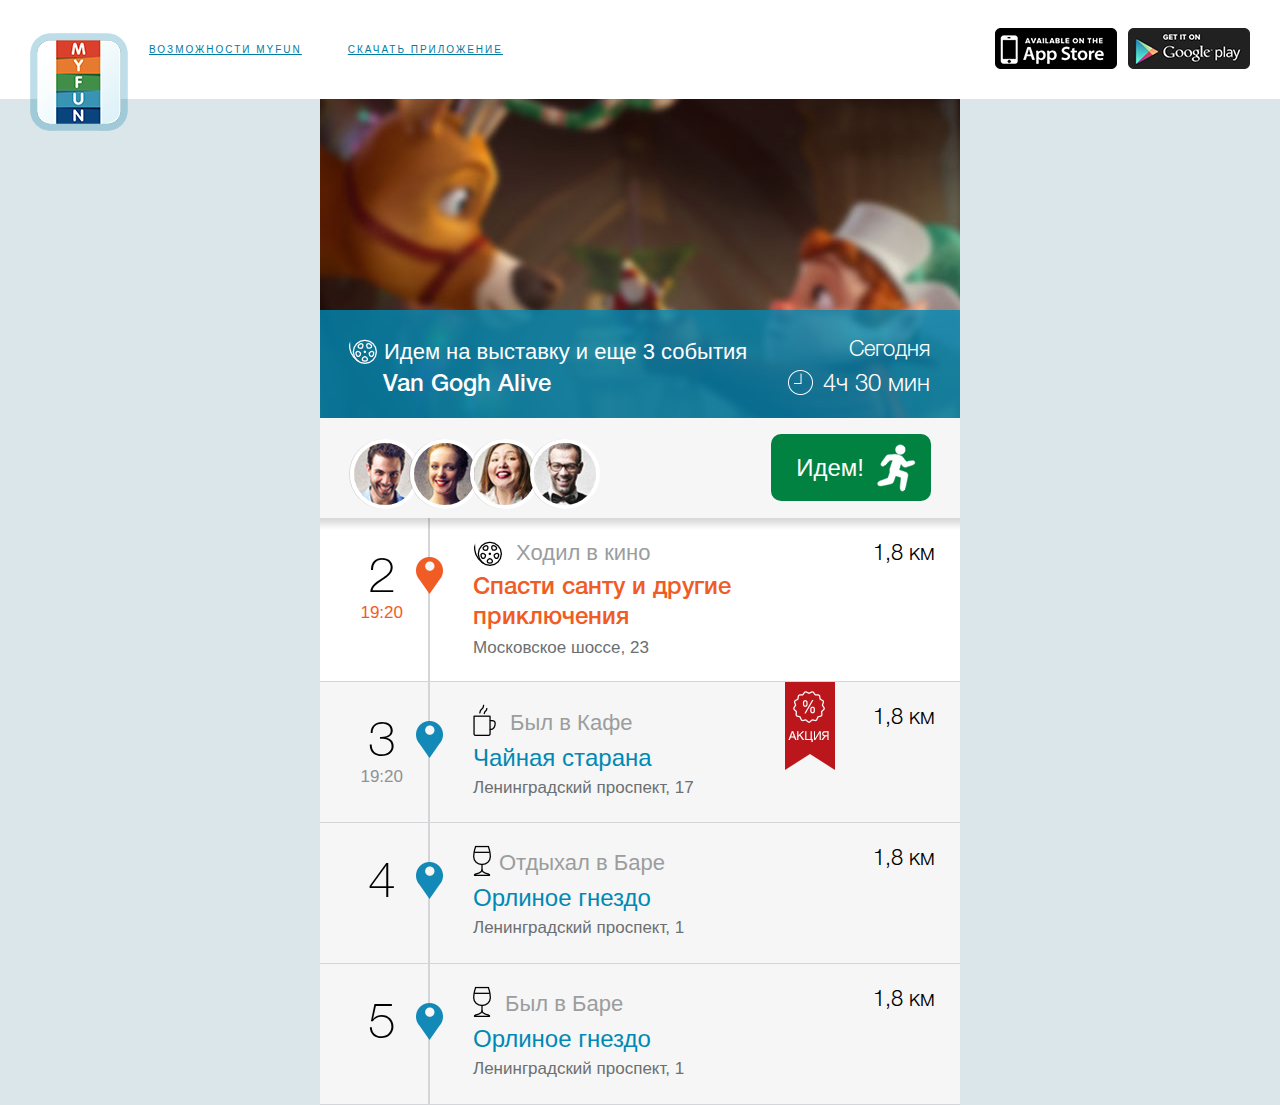
<file: index.html>
<!DOCTYPE html>
<html>
	<head>
		<meta charset="utf-8" />
		<title>Возможности MYFUN</title>		
		<link rel="stylesheet" type="text/css" href="./css/styles.css">
		<link rel="stylesheet" type="text/css" href="./css/mobile.styles.css">
		<!--[if lt IE 9]> 
	  	<script src="http://html5shiv.googlecode.com/svn/trunk/html5.js"></script> 
	  <![endif]-->
	</head>
	<body class="bg-main">
		<header class="adaptive">
			<div class="container" role="main">
				<div class="myfun-logotype"><a href="./promo.html"><img src="./images/myfun_logotype.png" alt="MyFun"></a></div>
				<nav id="download">
					<a href="#" target="_blank"><img src="./images/ban_appstore.png" alt="Available on the App Store"></a>
					<a href="#" target="_blank"><img src="./images/ban_googleplay.png" alt="Get it on Google Play"></a>
				</nav>
				<nav id="navigation">
					<a href="./capabilities.html">Возможности MyFun</a>
					<a href="./download.html">Скачать приложение</a>
				</nav>
			</div>
		</header>
		<section>
			<div id="container">
				<div id="mobile">
					<section>
						<figure>
							<img src="./images/test/santa.jpg" alt="Спасти санту и другие приключения">
							<div class="figure-information">
								<div class="event-type">
									<img src="./images/icons/saw_cinema_white.png" alt="Ходил в кино">
									<span class="event-today">Сегодня</span>
									<span>Идем на выставку и еще 3 события</span>
								</div>

								<div class="event-clock">4ч 30 мин</div>
								<div class="figcaption">Van Gogh Alive</div>
								
							</div>
						</figure>

						<div class="event-people">
							<a href="#" class="friend-avatar"><img src="./images/test/photo1.png" alt="Alex"></a>
							<a href="#" class="friend-avatar"><img src="./images/test/photo2.png" alt="Sara"></a>
							<a href="#" class="friend-avatar"><img src="./images/test/photo3.png" alt="Linda"></a>
							<a href="#" class="friend-avatar"><img src="./images/test/photo4.png" alt="Martin"></a>	
							<a href="#" class="button green go">Идем!</a>
							<div class="shadow"></div>
						</div>

					</section>
					<section id="events-list">
						<div class="event active">
							<div class="event-time">
								<div class="pointer"></div>
								<div class="counter">2</div>
								<div class="time">19:20</div>
							</div>
							<div class="event-info">
								<div class="event-distance">1,8 км</div>
								<div class="event-type">
									<img src="./images/icons/saw_cinema_black.png" alt="Ходил в кино">
									Ходил в кино
								</div>
								<div class="event-title">Спасти санту и другие приключения</div>
								<div class="event-address">Московское шоссе, 23</div>
							</div>
						</div>
						<div class="event">
							<div class="event-time">
								<div class="pointer"></div>
								<div class="counter">3</div>
								<div class="time">19:20</div>
							</div>
							<div class="event-info">
								<div class="event-distance">1,8 км</div>
								<div class="event-action"><img src="./images/icons/action.png" alt="Акция!"></div>
								<div class="event-type">
									<img src="./images/icons/be_in_cafe_black.png" alt="Ходил в кино">
									Был в Кафе
								</div>
								<div class="event-title">Чайная стaрана</div>
								<div class="event-address">Ленинградский проспект, 17</div>
							</div>
						</div>
						<div class="event">
							<div class="event-time">
								<div class="pointer"></div>
								<div class="counter">4</div>
							</div>
							<div class="event-info">
								<div class="event-distance">1,8 км</div>
								<div class="event-type">
									<img src="./images/icons/bar_black.png" alt="Отдыхал в Баре">
									<span>Отдыхал в Баре</span>
								</div>
								<div class="event-title">Орлиное гнездо</div>
								<div class="event-address">Ленинградский проспект, 1</div>
							</div>
						</div>
						<div class="event">
							<div class="event-time">
								<div class="pointer"></div>
								<div class="counter">5</div>
							</div>
							<div class="event-info">
								<div class="event-distance">1,8 км</div>
								<div class="event-type">
									<img src="./images/icons/bar_black.png" alt="Был в Баре">
									Был в Баре
								</div>
								<div class="event-title">Орлиное гнездо</div>
								<div class="event-address">Ленинградский проспект, 1</div>
							</div>
						</div>
					</section>
				</div>
			</div>
		</section>
	</body>
</html>
</file>
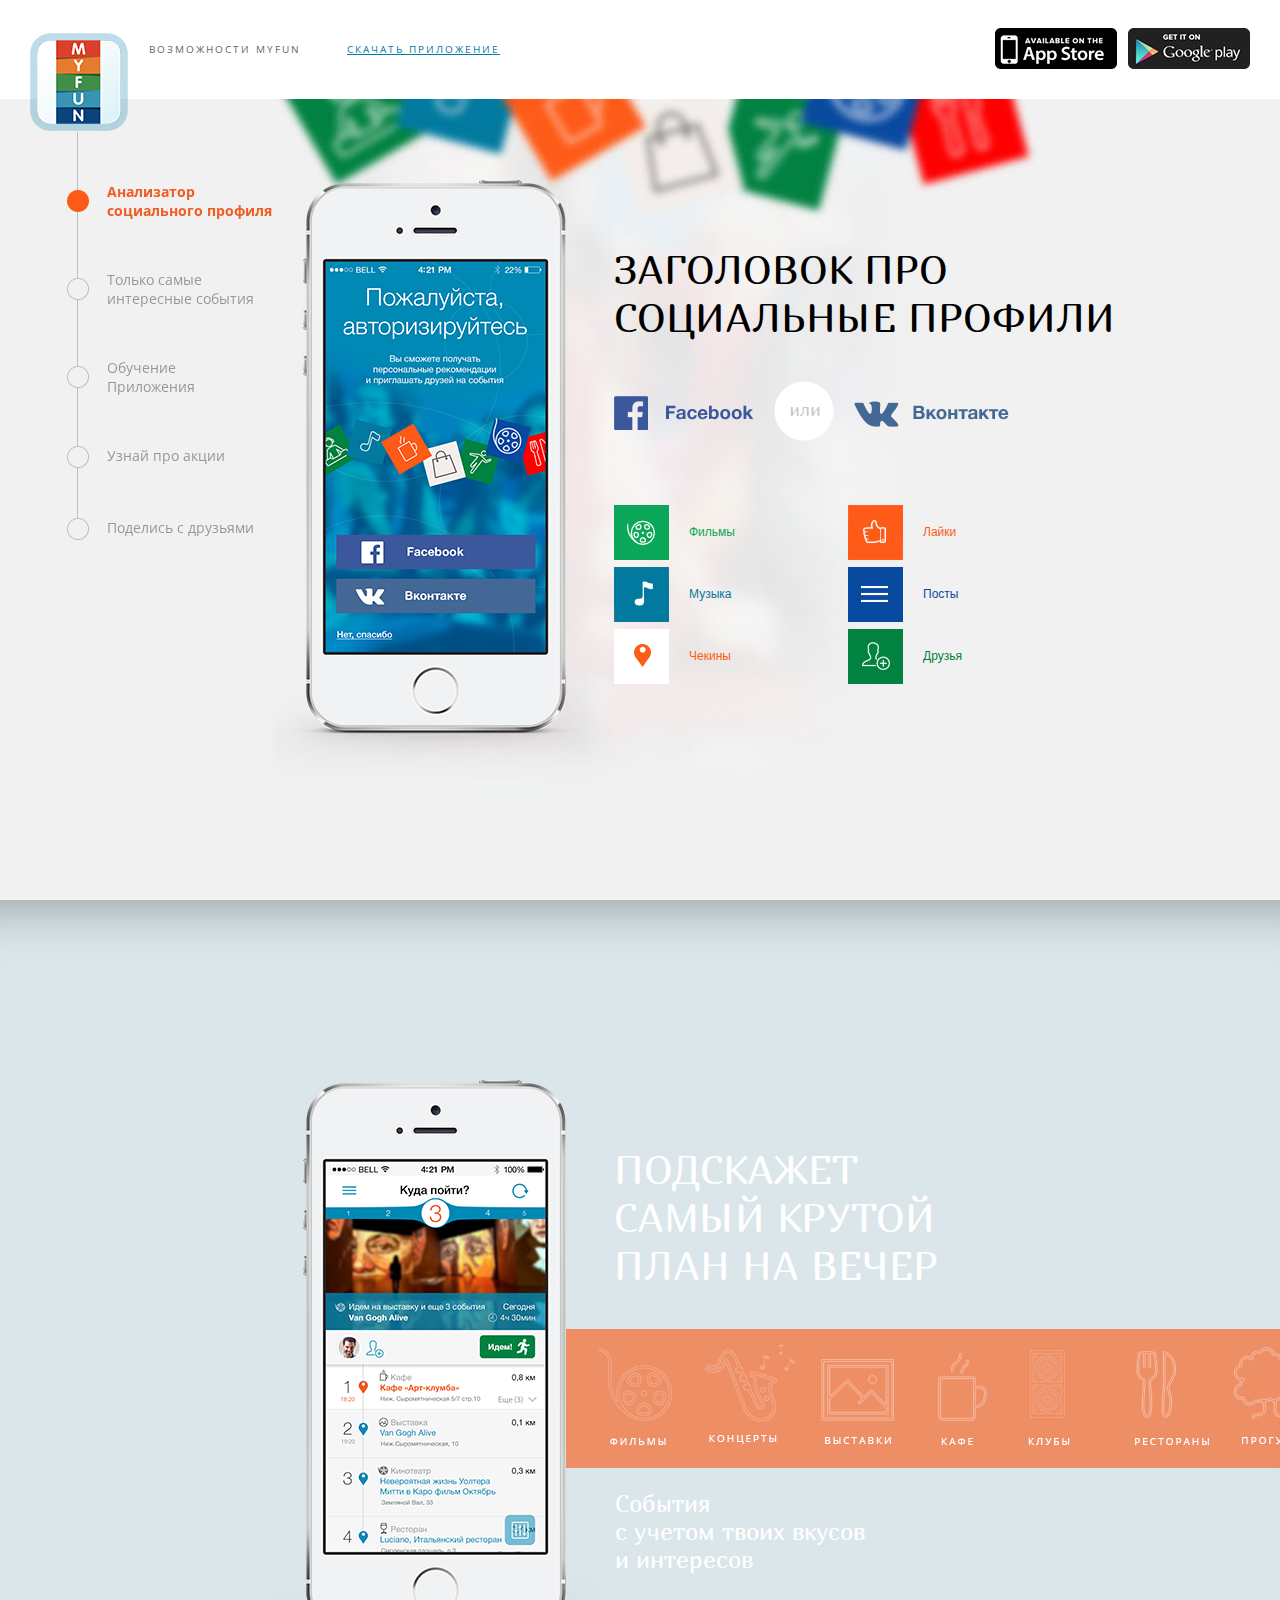
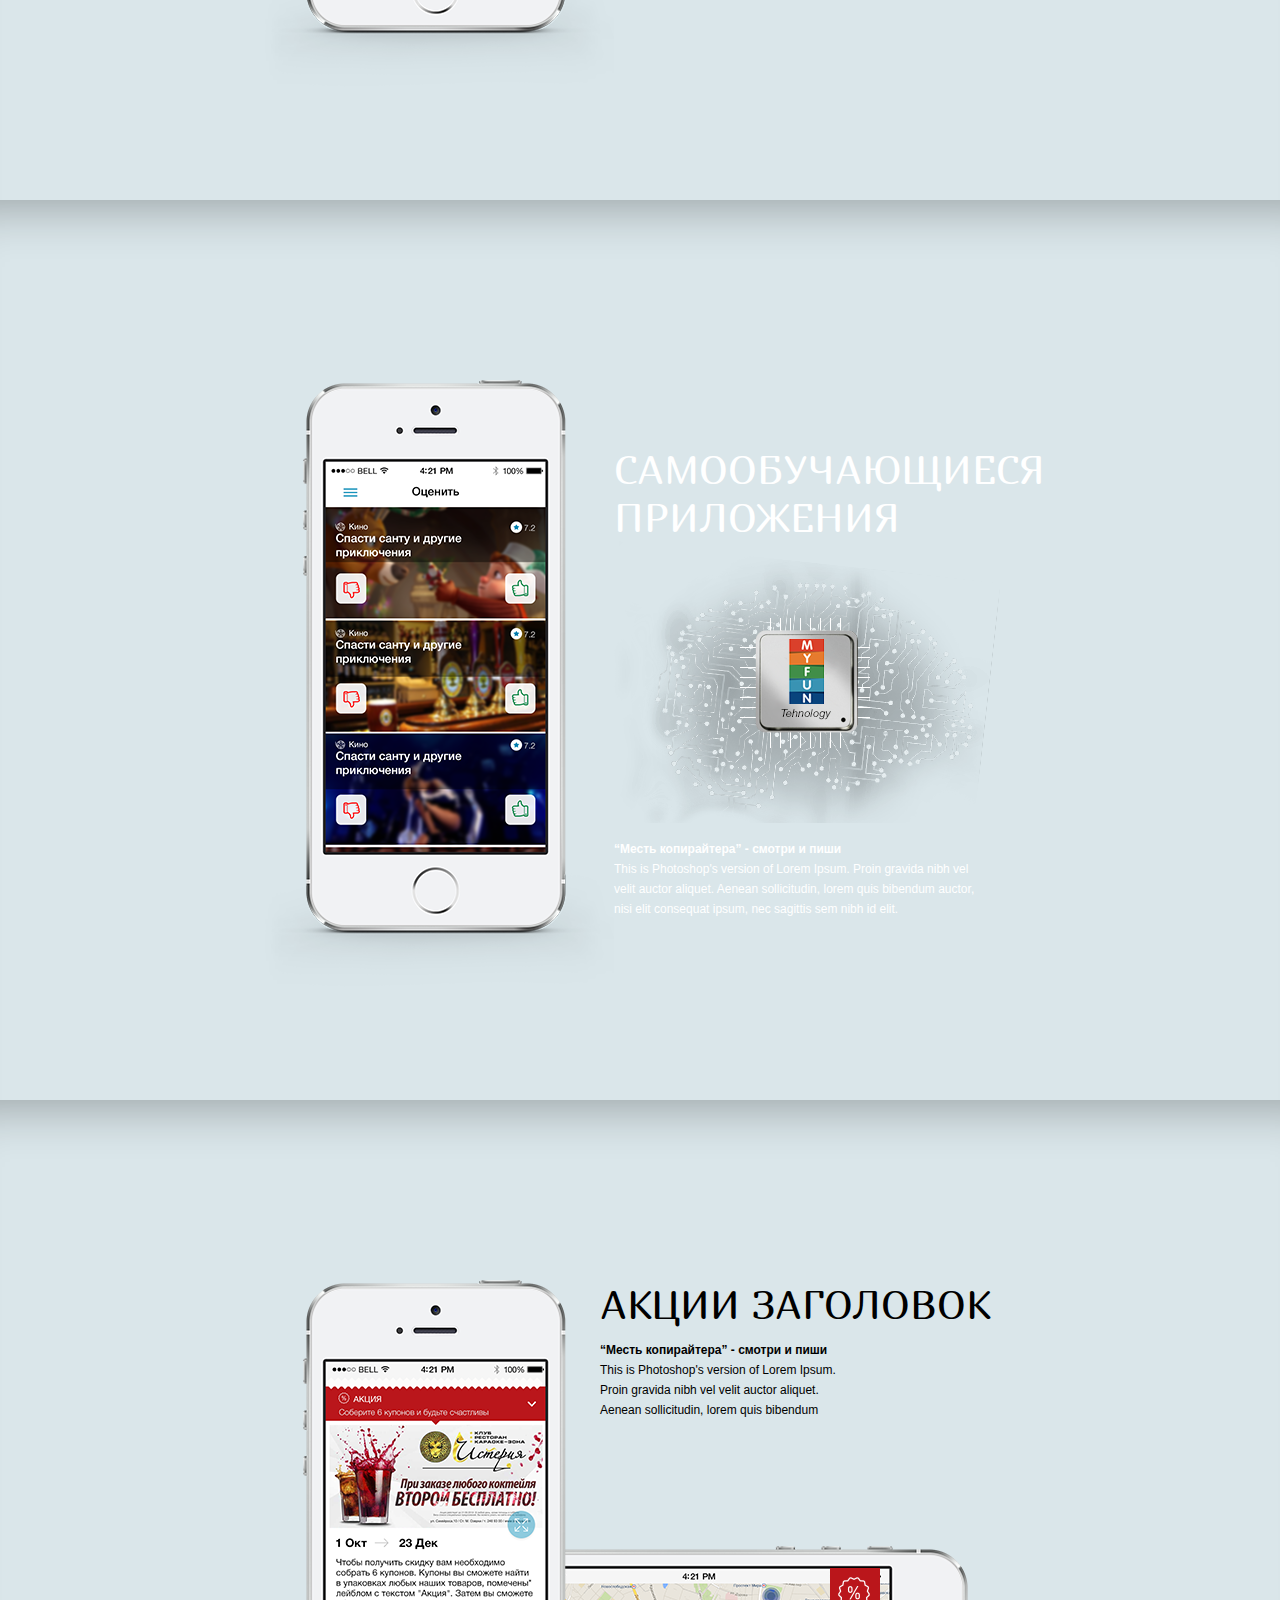
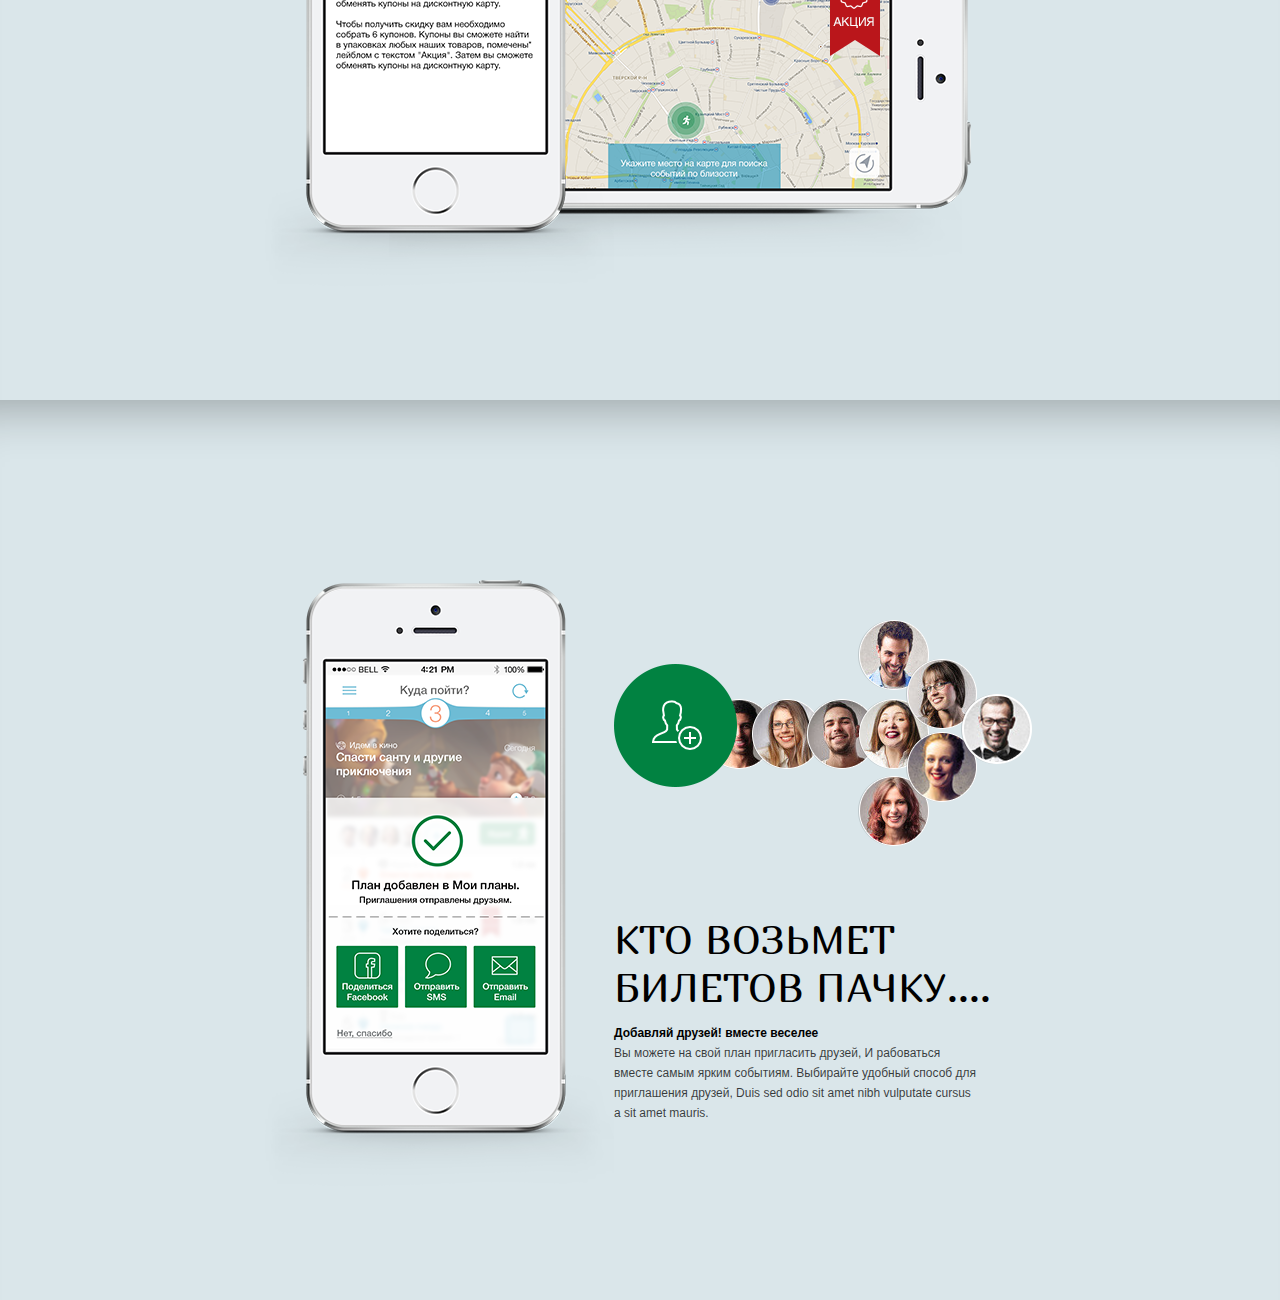
<file: capabilities.html>
<!DOCTYPE html>
<html>
	<head>
		<meta charset="utf-8" />
		<title>Возможности MYFUN</title>		
		<link href='http://fonts.googleapis.com/css?family=Marmelad&amp;subset=latin,cyrillic,latin-ext' rel='stylesheet' type='text/css'>
		<link href='http://fonts.googleapis.com/css?family=Open+Sans&amp;subset=latin,cyrillic-ext' rel='stylesheet' type='text/css'>
		<link rel="stylesheet" type="text/css" href="./css/styles.css">
		<link rel="stylesheet" type="text/css" href="./css/styles.adaptive.css">
		<link rel="stylesheet" type="text/css" href="./css/slides.css">
		<!--[if lt IE 9]> 
			<script src="http://html5shiv.googlecode.com/svn/trunk/html5.js"></script> 
		<![endif]-->
	</head>
	<body>
		<header class="fixed">
			<div class="container" role="main">
				<div class="myfun-logotype"><a href="./promo.html"><img src="./images/myfun_logotype.png" alt="MyFun"></a></div>
				<nav id="download">
					<a href="#" target="_blank"><img src="./images/ban_appstore.png" alt="Available on the App Store"></a>
					<a href="#" target="_blank"><img src="./images/ban_googleplay.png" alt="Get it on Google Play"></a>
				</nav>
				<nav id="navigation">
					<a href="./capabilities.html" class="active">Возможности MyFun</a>
					<a href="./download.html">Скачать приложение</a>
				</nav>

				<nav id="tab-navigation">
					<a href="#social_analize" data-scroll="social_analize">Анализатор<br />социального профиля</a>
					<a href="#interesting_events" data-scroll="interesting_events">Только самые<br />интересные события</a>
					<a href="#teach_app" data-scroll="teach_app">Обучение<br />Приложения</a>
					<a href="#actions" data-scroll="actions">Узнай про акции</a>
					<a href="#share" data-scroll="share">Поделись с друзьями</a>
				</nav>
			</div>
		</header>
		
		<section data-type="background" data-speed="4" class="bg-slide slide-1"  id="social_analize" data-anchor="social_analize" data-color="gray">
			<article>
				<div class="content">
					<img src="./images/slides/1_ipnone.png" alt="зАГОЛОВОК ПРОсоциальные профили"  data-type="video" data-offsetY="0" data-speed="-2.5" class="fl_left">
					<div class="information">
						<h1 style="padding-top: 65px;">зАГОЛОВОК ПРО социальные профили</h1>
						<img src="./images/slides/1_socials.png" alt="Facebook or VK" style="margin-top: 40px;">
						<div class="preferences">
							<div class="item films"><img src="./images/icons/preferences_films.png">Фильмы</div>
							<div class="item likes"><img src="./images/icons/preferences_likes.png">Лайки</div>
							<div class="item music"><img src="./images/icons/preferences_music.png">Музыка</div>
							<div class="item posts"><img src="./images/icons/preferences_posts.png">Посты</div>
							<div class="item checkins"><img src="./images/icons/preferences_checkins.png">Чекины</div>
							<div class="item friends"><img src="./images/icons/preferences_friends.png">Друзья</div>
						</div>
					</div>
				</div>
			</article>
		</section>

		<section data-type="background" data-speed="8" class="bg-slide slide-2" id="interesting_events" data-anchor="interesting_events" data-color="dark">
			<article>
				<div class="content">
					<img src="./images/slides/2_ipnone.png" alt="зАГОЛОВОК ПРОсоциальные профили"  data-type="video" data-offsetY="250" data-speed="4" class="fl_left">
					<div class="information">
						<h1 style="padding-top: 65px;">Подскажет <br />самый крутой<br /> план на вечер</h1>
						<img src="./images/slides/2_line.png" alt="Facebook or VK" style="margin-top: 40px; position: absolute; margin-left: -48px;">
						<h3 style="margin-top: 200px; padding-left: 350px;">События<br />с учетом твоих вкусов<br />и интересов</h3>
					</div>
				</div>
			</article>
		</section>

		<section data-type="background" data-speed="13" class="bg-slide slide-3" id="teach_app" data-anchor="teach_app" data-color="dark">
			<article>
				<div class="content">
					<img src="./images/slides/3_ipnone.png" alt="зАГОЛОВОК ПРОсоциальные профили" class="fl_left">
					<div class="information">
						<h1 style="padding-top: 65px;">Самообучающиеся<br />приложения</h1>
						<img src="./images/slides/3_tech.png" alt="Facebook or VK" style="">
						<p>
							<b>“Месть копирайтера”  - смотри и пиши</b><br />
							This is Photoshop's version  of Lorem Ipsum. Proin gravida nibh vel velit auctor aliquet. Aenean sollicitudin, lorem quis bibendum auctor, nisi elit consequat ipsum, nec sagittis sem nibh id elit.
						</p>
					</div>
				</div>
			</article>
		</section>

		<section data-type="background" data-speed="15" class="bg-slide slide-4" id="actions" data-anchor="actions" data-color="blue">
			<article>
				<div class="content">
					<img src="./images/slides/4_iphone.png" alt="зАГОЛОВОК ПРОсоциальные профили"  data-type="video" data-offsetY="500" data-speed="5" class="fl_left">
					<div class="information">
						<h1 style="">Акции заголовок</h1>
						<p>
							<b>“Месть копирайтера”  - смотри и пиши</b>
							This is Photoshop's version  of Lorem Ipsum. Proin gravida nibh vel velit auctor aliquet. Aenean sollicitudin, lorem quis bibendum
						</p>
					</div>
				</div>
			</article>
		</section>

		<section data-type="background" data-speed="20" class="bg-slide slide-5" id="share" data-anchor="share" data-color="blue">
			<article>
				<div class="content">
					<img src="./images/slides/5_iphone.png" alt="зАГОЛОВОК ПРОсоциальные профили"  data-type="video" data-offsetY="-1370" data-speed="-2.5" class="fl_left">
					<div class="information">
						<img src="./images/slides/5_friends.png" alt="Facebook or VK" style="margin-top: 40px;">
						<h1 style="padding-top: 65px;">Кто возьмет<br />билетов пачку....</h1>
						<p>
							<b>Добавляй друзей! вместе веселее</b><br />
							Вы можете на свой план пригласить друзей, И рабоваться вместе самым ярким событиям.
							Выбирайте удобный способ для приглашения друзей,  Duis sed odio sit amet nibh vulputate cursus a sit amet mauris.
						</p>

					</div>
				</div>
			</article>
		</section>

		<script src="http://ajax.googleapis.com/ajax/libs/jquery/1.11.0/jquery.min.js"></script>
		<script src="./js/browser.mobile.js"></script>
		<script src="./js/slides.nav.js"></script>
		<script src="./js/parallax.js"></script>

	</body>
</html>
</file>
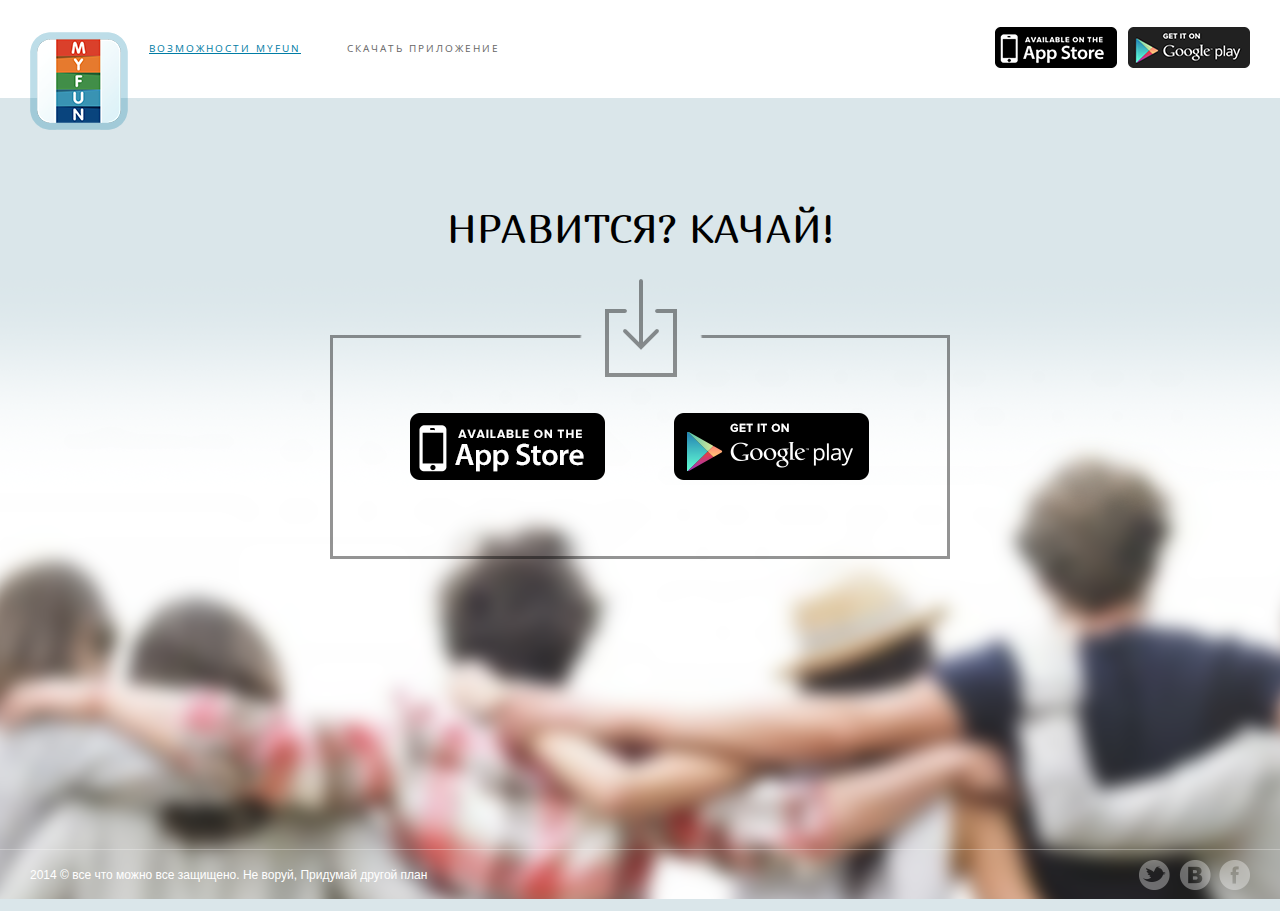
<file: download.html>
<!DOCTYPE html>
<html>
	<head>
		<meta charset="utf-8" />
		<title>Загрузить MYFUN</title>		
		<link href='http://fonts.googleapis.com/css?family=Marmelad&amp;subset=latin,cyrillic,latin-ext' rel='stylesheet' type='text/css'>
		<link href='http://fonts.googleapis.com/css?family=Open+Sans&amp;subset=latin,cyrillic-ext' rel='stylesheet' type='text/css'>
		<link rel="stylesheet" type="text/css" href="./css/styles.css">
		<link rel="stylesheet" type="text/css" href="./css/styles.adaptive.css">
		<!--[if lt IE 9]> 
			<script src="http://html5shiv.googlecode.com/svn/trunk/html5.js"></script> 
		<![endif]-->
	</head>
	<body>
		<header class="absolute">
			<div class="container" role="main">
				<div class="myfun-logotype"><a href="./promo.html"><img src="./images/myfun_logotype.png" alt="MyFun"></a></div>
				<nav id="download">
					<a href="#" target="_blank"><img src="./images/ban_appstore.png" alt="Available on the App Store"></a>
					<a href="#" target="_blank"><img src="./images/ban_googleplay.png" alt="Get it on Google Play"></a>
				</nav>
				<nav id="navigation">
					<a href="./capabilities.html">Возможности MyFun</a>
					<a href="./download.html" class="active">Скачать приложение</a>
				</nav>
			</div>
		</header>
		<section data-type="background" data-speed="8" class="bg-download">
			<h1 class="alone-header">Нравится? Качай!</h1>
			<div class="dwnld-block">
				<a href="http://apple.com" target="_blank" class="dwnld-appstore"><img src="./images/ban_appstore_big.png" alt="Download via App Store"></a>
				<a href="http://google.com" target="_blank" class="dwnld-googleplay"><img src="./images/ban_googleplay_big.png" alt="Download via Google play"></a>
			</div>

			<div class="footer-guarantor"></div>
		</section>
		<footer>
			<div class="container">
				<div class="socials">
					<a href="http://twitter.com"><img src="./images/icons/twitter.png" alt="MyFun on Twitter"></a>
					<a href="http://vk.com"><img src="./images/icons/vk.png" alt="MyFun on Twitter"></a>
					<a href="http://facebook.com"><img src="./images/icons/facebook.png" alt="MyFun on Facebook"></a>
				</div>
				2014 &copy; все что можно все защищено. Не воруй, Придумай другой план
			</div>
		</footer>

		<script src="http://ajax.googleapis.com/ajax/libs/jquery/1.11.0/jquery.min.js"></script>
		<script src="./js/browser.mobile.js"></script>
		
	</body>
</html>
</file>
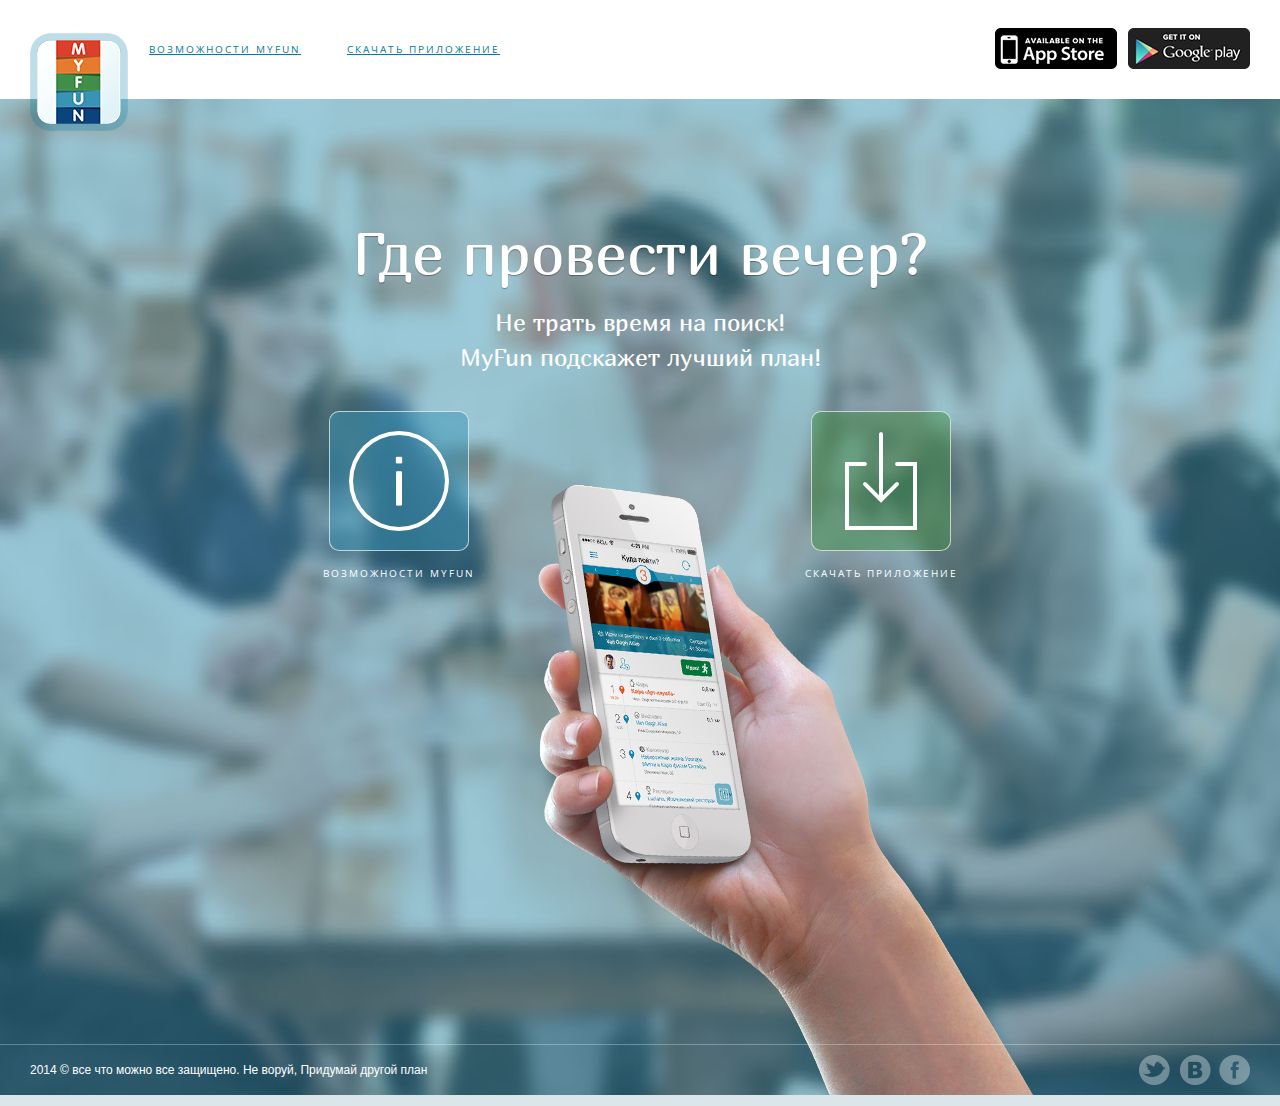
<file: promo.html>
<!DOCTYPE html>
<html>
	<head>
		<meta charset="utf-8" />
		<title>Возможности MYFUN</title>		
		<link href='http://fonts.googleapis.com/css?family=Marmelad&amp;subset=latin,cyrillic,latin-ext' rel='stylesheet' type='text/css'>
		<link href='http://fonts.googleapis.com/css?family=Open+Sans&amp;subset=latin,cyrillic-ext' rel='stylesheet' type='text/css'>
		<link rel="stylesheet" type="text/css" href="./css/styles.css">
		<link rel="stylesheet" type="text/css" href="./css/styles.adaptive.css">
		<!--[if lt IE 9]> 
			<script src="http://html5shiv.googlecode.com/svn/trunk/html5.js"></script> 
		<![endif]-->
	</head>
	<body>
		<header>
			<div class="container" role="main">
				<div class="myfun-logotype"><a href="./promo.html"><img src="./images/myfun_logotype.png" alt="MyFun"></a></div>
				<nav id="download">
					<a href="#" target="_blank"><img src="./images/ban_appstore.png" alt="Available on the App Store"></a>
					<a href="#" target="_blank"><img src="./images/ban_googleplay.png" alt="Get it on Google Play"></a>
				</nav>
				<nav id="navigation">
					<a href="./capabilities.html">Возможности MyFun</a>
					<a href="./download.html">Скачать приложение</a>
				</nav>
			</div>
		</header>
		<div id="container">
			<section id="home-slide" data-type="background" data-speed="8" class="bg-home">
				<hgroup class="home-header">
					<h1>Где провести вечер?</h1>
					<h3>Не трать время на поиск!</h3>
					<h3>MyFun подскажет лучший план!</h3>
				</hgroup>
				<div class="buttons-container">
					<div class="buttons">
						<a href="./capabilities.html" class="big-button capabilities inline" style="margin-right: 330px;">
							<div class="square"></div>
							<span>Возможности MyFun</span>
						</a>
						<a href="./download.html" class="big-button download inline">
							<div class="square"></div>
							<span>Скачать приложение</span>
						</a>
					</div>
				</div>
				
				<img src="./images/home-hand.png" alt="Hand with iPhone" class="slide-centered-image" style="padding-left:290px; margin-top: 113px;">
			</section>
			<div class="footer-guarantor"></div>
		</div>
		<footer>
			<div class="container">
				<div class="socials">
					<a href="http://twitter.com"><img src="./images/icons/twitter.png" alt="MyFun on Twitter"></a>
					<a href="http://vk.com"><img src="./images/icons/vk.png" alt="MyFun on Twitter"></a>
					<a href="http://facebook.com"><img src="./images/icons/facebook.png" alt="MyFun on Facebook"></a>
				</div>
				2014 &copy; все что можно все защищено. Не воруй, Придумай другой план
			</div>
		</footer>

		<script src="http://ajax.googleapis.com/ajax/libs/jquery/1.11.0/jquery.min.js"></script>
		<script src="./js/browser.mobile.js"></script>
		<script type="text/javascript">
			$(document).ready(function(){
				if (!jQuery.browser.mobile) {
					$('section[data-type="background"]').each(function(){
						var $bgobj = $(this);
						$(window).scroll(function() {
							var yPos = -($(window).scrollTop() / $bgobj.data('speed'));
							var coords = 'center '+ yPos + 'px';
							$bgobj.css({ backgroundPosition: coords });
						});
					});
				}
			});
		</script>
	</body>
</html>
</file>
<file: css/styles.css>
@font-face {
	font-family: "HelveticaNeueCyrMedium";
	src: url("../fonts/HelveticaNeueCyr/HelveticaNeueCyr-Medium.otf") format("opentype");
}
@font-face {
	font-family: "HelveticaNeueCyrUltraLight";
	src: url("../fonts/HelveticaNeueCyr/HelveticaNeueCyr-UltraLight.otf") format("opentype");
}
@font-face {
	font-family: "HelveticaNeueCyrLight";
	src: url("../fonts/HelveticaNeueCyr/HelveticaNeueCyr-Light.otf") format("opentype");
}
@font-face {
	font-family: "HelveticaNeueCyrThin";
	src: url("../fonts/HelveticaNeueCyr/HelveticaNeueCyr-Thin.otf") format("opentype");
}
@font-face {
	font-family: "HelveticaNeueCyrBold";
	src: url("../fonts/HelveticaNeueCyr/HelveticaNeueCyr-Bold.otf") format("opentype");
}
@font-face {
	font-family: "HelveticaNeueCyrRoman";
	src: url("../fonts/HelveticaNeueCyr/HelveticaNeueCyr-Roman.otf") format("opentype");
}

/*---------------*/
/* Global Styles */
/*---------------*/
body { margin: 0; }

html, body {
	height: 100%;
	background-color: #dae6ea;
}

.bg-home {
	background: url("../images/main_bg.jpg") no-repeat 50% top;
}

.bg-download {
	background: url("../images/dwnld_bg.png") no-repeat left 50% bottom -150px;
	min-height: 100%;
	width: 100%;
	padding-top: 100px;
	box-sizing: border-box;
	margin-top: -1px;
}

body.bg-main {
	background: #dae6ea;
}

/*---------------*/
/* Header Styles */
/*---------------*/
header {
	background-color: #ffffff;
	height: 99px;
}
header .container {
	margin: 0 auto;
}

header.adaptive .container {
	max-width: 100%;
	padding: 0 30px;
}

header nav#navigation {
	display: inline-block;
}
header nav#navigation a {
	color: #007ca4;
	text-decoration: underline;
	font: normal 10px/99px "Open Sans", Arial, Helvetica;
	text-transform: uppercase;
	padding: 0 21px;
	letter-spacing: 2px;
}
header nav#navigation a:hover {
	color: #f15c24;
	text-decoration: none;
}
header nav#navigation a.active {
	color: #666666;
	text-decoration: none;
}

header nav#download {
	float: right;
	margin-top: 28px;
}
header nav#download a {
	float: left;
	margin-left: 11px;
}

.myfun-logotype {
	float: left;
	margin-top: 33px;
}

/*----------------*/
/* Content Styles */
/*----------------*/
section {
	/*height: 100%;*/
	width: 100%;
}
#container {
	margin-top: -100px;
	min-height: 100%;
	padding-top: 100px;
	width: 100%;
	box-sizing: border-box;
	-webkit-box-sizing: border-box;
	-moz-box-sizing: border-box;
	-o-box-sizing: border-box;
}
/*.footer-guarantor {
	clear: both;
	height: 50px;
}*/

/*---------------*/
/* Footer Styles */
/*---------------*/
footer {
	clear: both;
	height: 50px;
	width: 100%;
	position: absolute;
	background: transparent;
	border-top: 1px solid rgba(255, 255, 255, .29);
	margin-top: -50px;
}

footer .container {
	margin: 0 auto;
	font: normal 12px/50px Arial, Helvetica;
	color: #ffffff;
}
footer .container .socials {
	float: right;
	height: 30px;
	margin-top: 10px;
}
footer .container .socials a {
	margin-left: 5px;
}

/*-----------------*/
/* Specific Styles */
/*-----------------*/
.button {
	height: 67px;
	line-height: 67px;
	padding: 0 67px 0 25px;
	border-radius: 10px;
	font-size: 24px;
	font-family: Helvetica;
	text-decoration: none;
}

.button.green {
	background-color: #018241;
	color: #ffffff;
}

.button.go {
	background-image: url("../images/icons/go.png");
	background-repeat: no-repeat;
	background-position: top 10px right 15px;
}

.slide-centered-image {
	margin: 0 auto -1px;
	display: block;
}

/*---------*/
/* Headers */
/*---------*/
hgroup.home-header {
	margin-bottom: 40px;
}
hgroup.home-header h1 {
	text-align: center;
	margin: 0;
	padding: 118px 0 13px;
	font: normal 60px Marmelad, sans-serif;
	color: white;
	text-shadow: 0 1px 1px rgba(0,0,0,.35);
}
hgroup.home-header h3 {
	text-align: center;
	font: normal 24px Marmelad, sans-serif;
	color: white;
	margin: 7px 0;
}

h1.alone-header {
	margin: 0;
	padding-top: 105px;
	text-align: center;
	font: normal 40px Marmelad;
	text-transform: uppercase;
}

a.big-button .square {
	width: 138px;
	height: 138px;
	border-radius: 10px;
	border: 1px solid rgba(255, 255, 255, .66);
	margin: 0 auto;
}

a.big-button span {
	font: normal 10px "Open Sans";
	color: white;
	letter-spacing: 2px;
	text-transform: uppercase;
	display: block;
	margin-top: 15px;
}

a.big-button {
	text-decoration: none;
	/*display: table;*/
	text-align: center;
}

a.big-button.capabilities .square {
	background-color: rgba(57, 147, 179, .5);
	background-image: url("../images/icons/big-button-capabilities.png");
	background-position: 50% 50%;
	background-repeat: no-repeat;
}

a.big-button.download .square {
	background-color: rgba(65, 142, 72, .5);
	background-image: url("../images/icons/big-button-download.png");
	background-position: 50% 50%;
	background-repeat: no-repeat;
}

.buttons {
	display: table;
	margin: 0 auto;
}

.fl_left {
	float: left;
}
.inline {
	display: inline-block;
}

.fixed {
	position: fixed;
	z-index: 99;
	width: 100%;
}

.absolute {
	position: absolute;
	width: 100%;

}

.buttons-container {
	position: absolute;
	width: 100%;
}

.dwnld-block {
	background: url("../images/dwnld-border.png") no-repeat top left;
	display: block;
	margin: 0 auto;
	width: 620px;
	height: 280px;
	margin-top: 27px;
	padding-bottom: 100px
}

.dwnld-block .dwnld-appstore {
	margin: 134px 0 0 80px;
	float: left;
}
.dwnld-block .dwnld-googleplay {
	margin: 134px 0 0 69px;
	float: left;
}
</file>
<file: css/mobile.styles.css>
#mobile {
	width: 640px;
	display: block;
	margin: 0 auto;
	background: #ffffff;
	min-height: 250px;
}

#mobile figure {
	margin: 0;
	position: relative;
}

#mobile figure .figure-information {
	position: absolute;
	width: 100%;
	padding-left: 28px;
	box-sizing: border-box;
	height: 108px;
	bottom: 0;
	background: rgba(0, 137, 181, .79);
}

#mobile figure .figure-information .event-type {
	margin-top: 29px;
}

#mobile figure .figure-information .event-type img {
	float: left;
}

#mobile figure .figure-information .event-type span {
	font: 100 22px Helvetica;
	color: #ffffff;
	padding-left: 7px;
}

#mobile figure .figure-information .event-clock {
	/*position: absolute;*/
	/*bottom: 40px;*/
	color: #ffffff;
	font-family: "HelveticaNeueCyrLight";
	font-weight: 100;
	font-size: 24px;
	background: url("../images/icons/clock.png") no-repeat top left;
	padding-left: 35px;
	height: 25px;
	float: right;
	margin-top: 5px;
	line-height: 30px;
	margin-right: 30px;
	/*line-height: 28px;*/
}

#mobile figure .figure-information .event-today {
	float: right;
	margin-right: 30px;
	font-family: "HelveticaNeueCyrLight" !important;
}

#mobile figure .figcaption {
	font-family: "HelveticaNeueCyrMedium";
	margin-top: 8px;
	padding-left: 35px;
	font-size: 24px;
	color: white;
	width: 400px;
	white-space: nowrap;
	overflow: hidden;
	text-overflow: ellipsis;
}

#mobile figure img {
	display: block;
}

#mobile .event-people {
	height: 100px;
	background: #f6f6f6;
	box-sizing: border-box;
	padding: 0 0 0 40px;
	position: relative;
}

#mobile .event-people.fixed {
	position: fixed;
	top: 0;
	width: 640px;
	z-index: 999;
}

#mobile .event-people .friend-avatar {
	display: block;
	float: left;
	margin-left: -10px;
	margin-top: 21px;
}

#mobile .event-people .friend-avatar img {
	border-radius: 40px;
	border: 4px solid #fff;
	box-shadow: -1px 0px 0px rgba(0, 0, 0, .12);
	display: block;
}

#mobile .event-people .button {
	float: right;
	margin-top: 16px;
	margin-right: 29px;
}

#mobile section#events-list {
	background: url("../images/grad.png") repeat-x top left;
	min-height: 50px;
	position: relative;
	margin-top: 0;
	/*padding-top: 6px;*/
}

.event-people .shadow {
	background: url("../images/grad.png") repeat-x top left;
	height: 12px;
	width: 100%;
	position: absolute;
	bottom: -12px;
	z-index: 99;
	left: 0;
}

#events-list .event {
	display: table;
	width: 100%;
	border-bottom: 1px solid #d3d5d9;
	background: #f6f6f6;
	min-height: 140px;
}

#events-list .event .event-time {
	display: table-cell;
	width: 108px;
	border-right: 2px solid #d3d5d9;
	vertical-align: top;
	position: relative;
}

#events-list .event .event-time .pointer {
	display: block;
	width: 27px;
	height: 37px;
	background: url("../images/icons/event_blue.png") no-repeat top left;
	/*position: absolute;*/
	float: right;
	margin-top: 39px;
	margin-right: -15px;
}

#events-list .event .event-time .counter {
	font: normal 50px "HelveticaNeueCyrThin";
	margin-top: 36px;
	margin-right: 20px;
	float: right;
}
#events-list .event .event-time .time {
	clear: both;
	text-align: right;
	padding-right: 25px;
	font: 100 17px Helvetica;
	color: #909294;
}

#events-list .event .event-info {
	padding-left: 43px;
}

#events-list .event .event-info .event-action {
	float: right;
	margin-right: 38px;
}


#events-list .event .event-info .event-type {
	padding-top: 22px;
	display: table;
	font: 100 22px Helvetica;
	color: #9b9d9e;
	/*height: 32px;*/
}
#events-list .event .event-info .event-distance {
	float: right;
	margin-top: 25px;
	margin-right: 25px;
	font: normal 22px "HelveticaNeueCyrLight";
}
#events-list .event .event-info .event-type img {
	/*float: left;*/
	padding-right: 8px;
	vertical-align: bottom;
}
#events-list .event .event-info .event-title {
	font: 100 24px Helvetica;
	color: #0089b5;
	width: 298px;
	line-height: 30px;
	margin-top: 7px;
}
#events-list .event .event-info .event-address {
	font: 100 17px Helvetica;
	color: #6b6f71;
	margin-top: 5px;
	margin-bottom: 23px;
}

#events-list .event.active {
	background: #ffffff;
}
#events-list .event.active .event-info .event-title {
	font: normal 24px/30px "HelveticaNeueCyrMedium";
	color: #f15c24;
}
#events-list .event.active .event-time .time {
	color: #f15c24;
}
#events-list .event.active .event-time .pointer {
	background: url("../images/icons/event_orange.png") no-repeat top left;
}
</file>
<file: css/styles.adaptive.css>
@media screen and (min-width: 1200px) {
	header .container {
		max-width: 100%;
		margin: 0 auto;
		padding: 0 30px;
		box-sizing: border-box;
		-o-box-sizing: border-box;
		-moz-box-sizing: border-box;
	}
	footer .container {
		max-width: 100%;
		margin: 0 auto;
		padding: 0 30px;
		box-sizing: border-box;
		-o-box-sizing: border-box;
		-moz-box-sizing: border-box;
	}
}

@media screen and (min-width: 800px) {
	.bg-download {
		background: url("../images/dwnld_bg.png") no-repeat left 50% bottom -150px;
	}
}

@media screen and (max-width: 1300px) {
	.bg-slide .content {
		padding-left: 120px;
	}
}
</file>
<file: css/slides.css>
.bg-slide {
	height: 100%;
	min-height: 850px;
	max-height: 1200px;
	margin: 0 auto;
	width: 100%;
	max-width: 1920px;
	position: relative;
  box-shadow: rgba(0,0,0,.3) 0px 57px 50px -50px inset;
  overflow: hidden;
}

.bg-slide article {
  position: absolute;
  text-align: center;
  top: 180px;
  width: 100%;
}

.bg-slide article .content {
	width: 870px;
	margin: 0 auto;
	display: table;
}
.bg-slide article .content .information {
	text-align: left;
}
.bg-slide article .content h1 {
	text-align: left;
	font: normal 40px Marmelad;
	text-transform: uppercase;
	margin: 0;
}

.bg-slide.slide-1 {
	background: url("../images/slides/slide-1.jpg") center 0 repeat fixed;
}
.bg-slide.slide-2 {
	background: url("../images/slides/slide-2.jpg") center 0 repeat fixed;
}
.bg-slide.slide-3 {
	background: url("../images/slides/slide-3.jpg") center 0 repeat fixed;
}
.bg-slide.slide-4 {
	background: url("../images/slides/slide-4.jpg") center 0 repeat fixed;
}
.bg-slide.slide-5 {
	background: url("../images/slides/slide-5.jpg") center 0 repeat fixed;
}

.slide-1 .preferences {
	margin-top: 60px;
}
.slide-1 .preferences .item {
	width: 230px;
	display: inline-block;
	margin-bottom: 7px;
	font: normal 12px Arial;
}
.slide-1 .preferences .item.films { color: #0ba758; }
.slide-1 .preferences .item.likes { color: #fe5b18; }
.slide-1 .preferences .item.music { color: #027aa0; }
.slide-1 .preferences .item.posts { color: #094aa1; }
.slide-1 .preferences .item.checkins { color: #fe5b18; }
.slide-1 .preferences .item.friends { color: #018241; }
.slide-1 .preferences .item img {
	vertical-align: middle;
	margin-right: 20px;
}

.slide-2 h1 {
	color: white;
}
.slide-2 h3 {
	font: normal 24px "Marmelad";
	color: white;
}

.slide-3 h1 {
	color: white;
}
.slide-3 p {
	color: white;
	font: normal 12px/20px Arial;
	width: 365px;
	float: left;
}

.slide-4 .information {
	position: absolute;
	padding-left: 335px;
}
.slide-4 p {
	color: #000;
	font: normal 12px/20px Arial;
	width: 250px;
}

.slide-5 p {
	color: rgba(0, 0, 0, .75);
	font: normal 12px/20px Arial;
	width: 365px;
	float: left;
}
.slide-5 p b {
	color: #000;
	padding-bottom: 10px;
}

#tab-navigation {
	position: fixed;
	top: 145px;
	z-index: 100;
	background: url("../images/icons/nav-line_gray.png") repeat-y left 10px top;
	margin-left: 37px;
	margin-top: -13px;
}

#tab-navigation a {
	display: block;
	color: rgba(62, 62, 62, .5);
	text-decoration: none;
	font: normal 14px "Open Sans";
	margin-top: 50px;
	background: url("../images/icons/nav-empty_gray.png") no-repeat left center;
	min-height: 22px;
	padding-left: 40px;
}
#tab-navigation.gray {
	background: url("../images/icons/nav-line_gray.png") repeat-y left 10px top;
}
#tab-navigation.gray a {
	background: url("../images/icons/nav-empty_gray.png") no-repeat left center;
	color: rgba(62, 62, 62, .36);
}
#tab-navigation.dark {
	background: url("../images/icons/nav-line_dark.png") repeat-y left 10px top;
}
#tab-navigation.dark a {
	background: url("../images/icons/nav-empty_dark.png") no-repeat left center;
	color: rgba(255, 255, 255, .36);
}
#tab-navigation.blue {
	background: url("../images/icons/nav-line_blue.png") repeat-y left 10px top;
}
#tab-navigation.blue a {
	background: url("../images/icons/nav-empty_blue.png") no-repeat left center;
	color: rgba(62, 62, 62, .36);
}

#tab-navigation a.active {
	color: #f15c24;
	font-weight: bold;
	background: url("../images/icons/nav-active.png") no-repeat left center;
}
</file>
